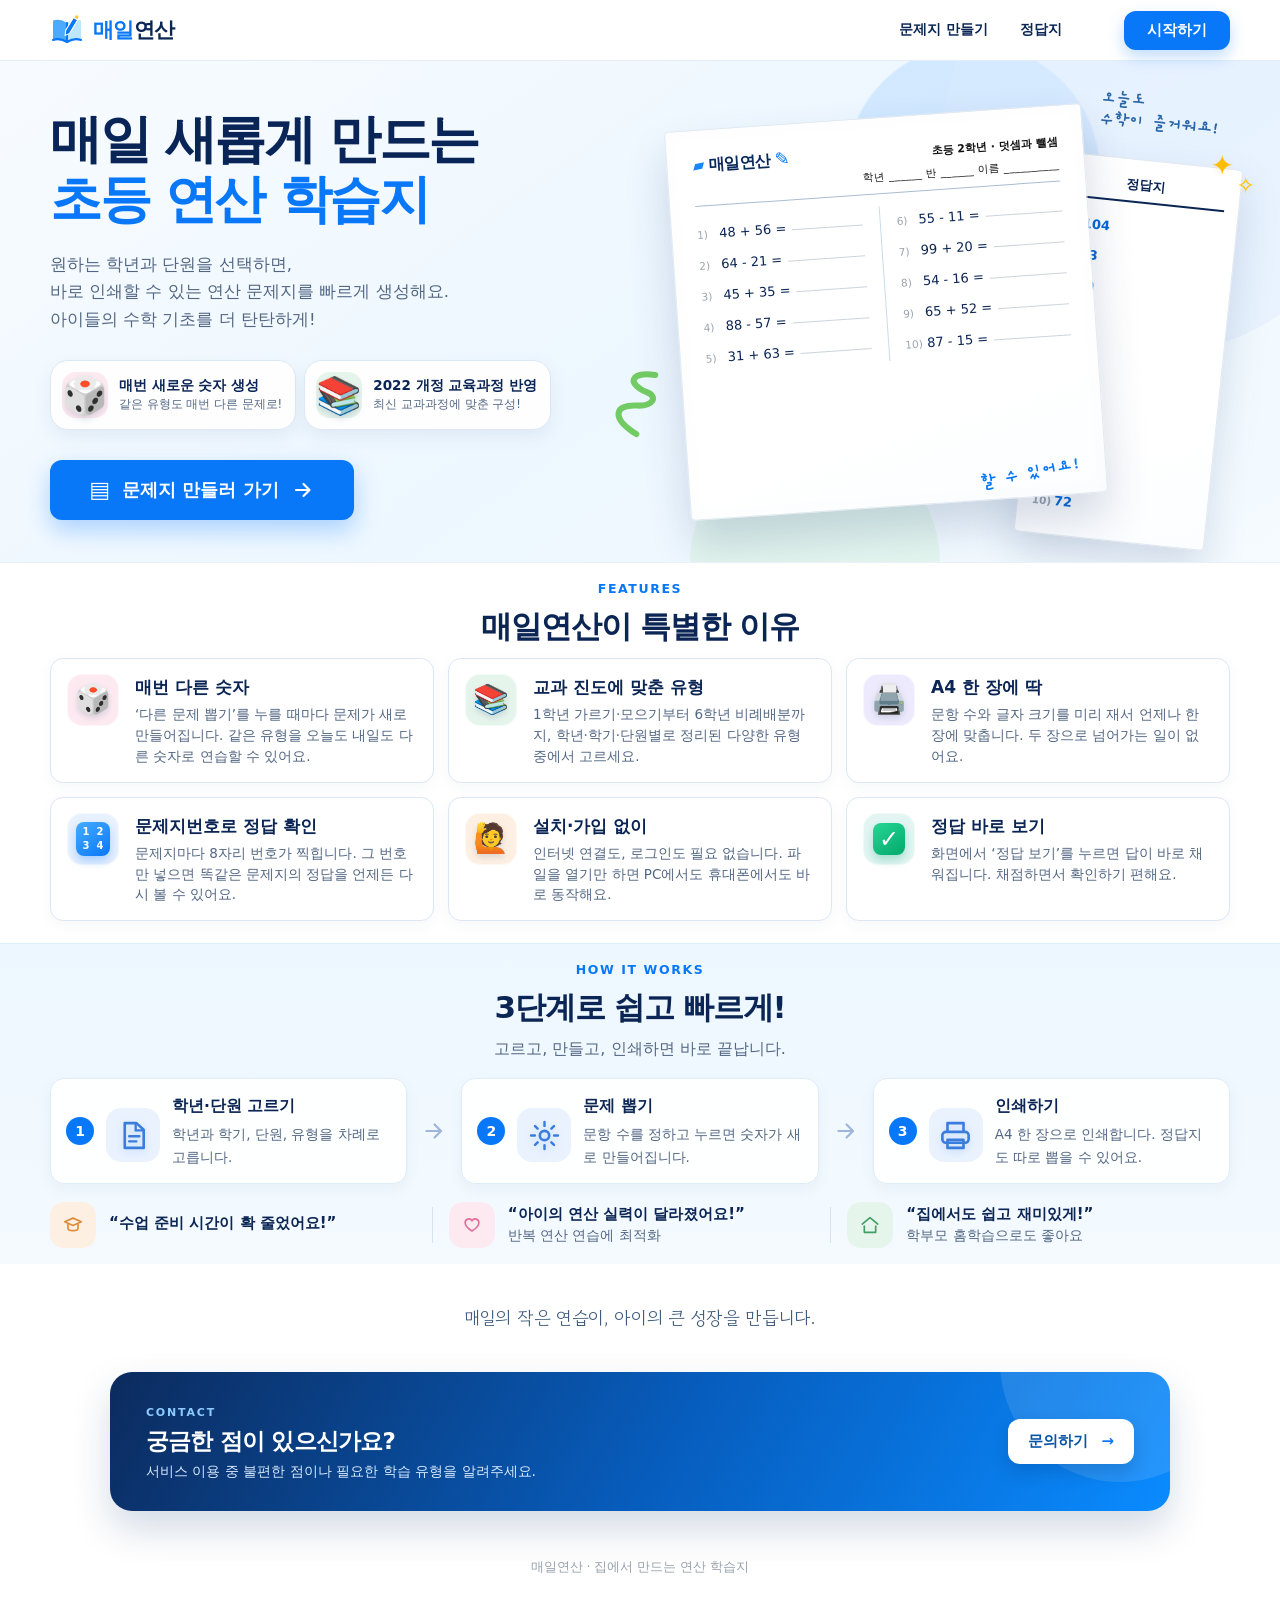
<file: index.html>
<!DOCTYPE html>
<html lang="ko">
<head>
<meta charset="utf-8">
<meta name="viewport" content="width=device-width, initial-scale=1">
<title>매일연산 — 초등 연산 학습지</title>
<meta name="description" content="초등 1~6학년 연산 학습지를 무료로 만들고 인쇄하세요.">
<link rel="stylesheet" href="css/style.css?v=20260921d">
</head>
<body class="home">

<nav class="nav">
  <div class="nav-in">
    <a class="brand" href="index.html">
      <svg class="brand-mark" width="34" height="34" viewBox="0 0 34 34" fill="none" aria-hidden="true">
        <path d="M3 7.5c5-1.8 9.3-.7 14 2.5v19c-4.3-3-8.9-3.9-14-2V7.5Z" fill="#4dabff"/>
        <path d="M31 7.5c-5-1.8-9.3-.7-14 2.5v19c4.3-3 8.9-3.9 14-2V7.5Z" fill="#bde6ff"/>
        <path d="M17 10v19M3 27c5.2-1.9 9.7-.8 14 2 4.4-2.8 8.9-3.9 14-2" stroke="#0878f9" stroke-width="2.1" stroke-linecap="round" stroke-linejoin="round"/>
        <path d="m23.5 4.4 4.2 2.5-8 13.5-4.5 2  .4-4.9 7.9-13.1Z" fill="#0878f9" stroke="#fff" stroke-width="1.1"/>
        <path d="m23.6 4.4 4.1 2.5 1-1.7c.7-1.1.3-2.5-.8-3.2-1.1-.6-2.5-.3-3.2.8l-1.1 1.6Z" fill="#ffca3a" stroke="#fff" stroke-width="1.1"/>
      </svg>
      매일<span>연산</span>
    </a>
    <div class="nav-links">
      <a href="calc.html">문제지 만들기</a>
      <a href="answer.html">정답지</a>
    </div>
    <a class="nav-cta" href="calc.html">시작하기</a>
  </div>
</nav>

<!-- ================= 첫 화면 ================= -->
<header class="hero">
  <span class="hero-blob b1"></span>
  <span class="hero-blob b2"></span>
  <div class="hero-in">

    <div class="hero-copy">
      <h1>매일 새롭게 만드는<br><b>초등 연산 학습지</b></h1>
      <p class="hero-sub">
        원하는 학년과 단원을 선택하면,<br>
        바로 인쇄할 수 있는 연산 문제지를 빠르게 생성해요.<br>
        아이들의 수학 기초를 더 탄탄하게!
      </p>

      <div class="hero-chips">
        <div class="chip">
          <span class="chip-ic t-pink"><span class="icon-glyph">🎲</span></span>
          <div><b>매번 새로운 숫자 생성</b><span>같은 유형도 매번 다른 문제로!</span></div>
        </div>
        <div class="chip">
          <span class="chip-ic t-green"><span class="icon-glyph">📚</span></span>
          <div><b>2022 개정 교육과정 반영</b><span>최신 교과과정에 맞춘 구성!</span></div>
        </div>
      </div>

      <a class="cta" href="calc.html">
        <span class="cta-doc" aria-hidden="true">▤</span>
        문제지 만들러 가기
        <svg class="arw" width="24" height="24" viewBox="0 0 24 24" fill="none" aria-hidden="true">
          <path d="M5 12h13M12.5 6l6 6-6 6" stroke="currentColor" stroke-width="2.2" stroke-linecap="round" stroke-linejoin="round"/>
        </svg>
      </a>
    </div>

    <!-- 아래 두 장은 그림이 아니라, 이 사이트의 생성기가 방금 만든 문제입니다 -->
    <div class="hero-art">
      <span class="art-note">오늘도<br>수학이 즐거워요!</span>
      <span class="art-spark s1">✦</span><span class="art-spark s2">✧</span>
      <span class="art-squiggle" aria-hidden="true"><svg viewBox="0 0 55 90"><path d="M38 4C5 12 8 29 37 29 52 29 51 43 31 50 2 60 6 78 44 85"/></svg></span>
      <div class="sheet sheet-q">
        <div class="sheet-head">
          <span class="sheet-brand"><i>▰</i> 매일연산 <em>✎</em></span>
          <span class="sheet-title" id="demo-title">초등 연산</span>
        </div>
        <div class="sheet-meta">학년 ______  반 ______  이름 __________</div>
        <ol class="sheet-list" id="demo-q"></ol>
        <div class="sheet-cheer">할 수 있어요!</div>
      </div>
      <div class="sheet sheet-a">
        <div class="sheet-atitle">정답지</div>
        <ol class="sheet-list" id="demo-a"></ol>
      </div>
    </div>

  </div>
</header>

<!-- ================= 기능 ================= -->
<section class="sec" id="features">
  <div class="sec-eyebrow">FEATURES</div>
  <h2>매일연산이 특별한 이유</h2>

  <div class="cards">
    <div class="card">
      <span class="ico t-pink">
        <span class="icon-glyph">🎲</span>
      </span>
      <div>
        <h3>매번 다른 숫자</h3>
        <p>‘다른 문제 뽑기’를 누를 때마다 문제가 새로 만들어집니다.
           같은 유형을 오늘도 내일도 다른 숫자로 연습할 수 있어요.</p>
      </div>
    </div>

    <div class="card">
      <span class="ico t-green">
        <span class="icon-glyph">📚</span>
      </span>
      <div>
        <h3>교과 진도에 맞춘 유형</h3>
        <p>1학년 가르기·모으기부터 6학년 비례배분까지,
           학년·학기·단원별로 정리된 다양한 유형 중에서 고르세요.</p>
      </div>
    </div>

    <div class="card">
      <span class="ico t-purple">
        <span class="icon-glyph">🖨️</span>
      </span>
      <div>
        <h3>A4 한 장에 딱</h3>
        <p>문항 수와 글자 크기를 미리 재서 언제나 한 장에 맞춥니다.
           두 장으로 넘어가는 일이 없어요.</p>
      </div>
    </div>

    <div class="card">
      <span class="ico t-blue">
        <span class="number-icon"><b>1</b><b>2</b><b>3</b><b>4</b></span>
      </span>
      <div>
        <h3>문제지번호로 정답 확인</h3>
        <p>문제지마다 8자리 번호가 찍힙니다.
           그 번호만 넣으면 똑같은 문제지의 정답을 언제든 다시 볼 수 있어요.</p>
      </div>
    </div>

    <div class="card">
      <span class="ico t-orange">
        <span class="icon-glyph">🙋</span>
      </span>
      <div>
        <h3>설치·가입 없이</h3>
        <p>인터넷 연결도, 로그인도 필요 없습니다.
           파일을 열기만 하면 PC에서도 휴대폰에서도 바로 동작해요.</p>
      </div>
    </div>

    <div class="card">
      <span class="ico t-mint">
        <span class="check-icon">✓</span>
      </span>
      <div>
        <h3>정답 바로 보기</h3>
        <p>화면에서 ‘정답 보기’를 누르면 답이 바로 채워집니다.
           채점하면서 확인하기 편해요.</p>
      </div>
    </div>
  </div>
</section>

<!-- ================= 쓰는 순서 ================= -->
<section class="steps">
  <div class="sec">
    <div class="sec-eyebrow">HOW IT WORKS</div>
    <h2>3단계로 쉽고 빠르게!</h2>
    <p class="sec-lead">고르고, 만들고, 인쇄하면 바로 끝납니다.</p>

    <div class="step-row">
      <div class="step">
        <span class="step-no">1</span>
        <span class="ico">
          <svg width="24" height="24" viewBox="0 0 24 24" fill="none" aria-hidden="true">
            <path d="M6 3.5h8L19 8v12.5H6z" stroke="#3b7ddd" stroke-width="1.8" stroke-linejoin="round"/>
            <path d="M13.5 3.8V8.5H18.6M9 12.5h7M9 16h5" stroke="#3b7ddd" stroke-width="1.6" stroke-linecap="round"/>
          </svg>
        </span>
        <div>
          <h3>학년·단원 고르기</h3>
          <p>학년과 학기, 단원, 유형을 차례로 고릅니다.</p>
        </div>
      </div>

      <svg class="step-arw" width="26" height="26" viewBox="0 0 24 24" fill="none" aria-hidden="true">
        <path d="M5 12h13M12.5 6l6 6-6 6" stroke="currentColor" stroke-width="2" stroke-linecap="round" stroke-linejoin="round"/>
      </svg>

      <div class="step">
        <span class="step-no">2</span>
        <span class="ico">
          <svg width="24" height="24" viewBox="0 0 24 24" fill="none" aria-hidden="true">
            <circle cx="12" cy="12" r="3.2" stroke="#3b7ddd" stroke-width="1.8"/>
            <path d="M12 2.8v2.6M12 18.6v2.6M21.2 12h-2.6M5.4 12H2.8M18.5 5.5l-1.8 1.8M7.3 16.7l-1.8 1.8M18.5 18.5l-1.8-1.8M7.3 7.3 5.5 5.5" stroke="#3b7ddd" stroke-width="1.7" stroke-linecap="round"/>
          </svg>
        </span>
        <div>
          <h3>문제 뽑기</h3>
          <p>문항 수를 정하고 누르면 숫자가 새로 만들어집니다.</p>
        </div>
      </div>

      <svg class="step-arw" width="26" height="26" viewBox="0 0 24 24" fill="none" aria-hidden="true">
        <path d="M5 12h13M12.5 6l6 6-6 6" stroke="currentColor" stroke-width="2" stroke-linecap="round" stroke-linejoin="round"/>
      </svg>

      <div class="step">
        <span class="step-no">3</span>
        <span class="ico">
          <svg width="24" height="24" viewBox="0 0 24 24" fill="none" aria-hidden="true">
            <path d="M6.5 9.5V3.5h11v6" stroke="#3b7ddd" stroke-width="1.8" stroke-linejoin="round"/>
            <rect x="3" y="9.5" width="18" height="7.5" rx="2.4" stroke="#3b7ddd" stroke-width="1.8"/>
            <path d="M6.5 15h11v5.5h-11z" stroke="#3b7ddd" stroke-width="1.8" stroke-linejoin="round"/>
          </svg>
        </span>
        <div>
          <h3>인쇄하기</h3>
          <p>A4 한 장으로 인쇄합니다. 정답지도 따로 뽑을 수 있어요.</p>
        </div>
      </div>
    </div>

    <div class="uses">
      <div class="use">
        <span class="ico t-orange">
          <svg width="22" height="22" viewBox="0 0 24 24" fill="none" aria-hidden="true">
            <path d="M3 8.5 12 4.5l9 4-9 4-9-4Z" stroke="#dd8b3c" stroke-width="1.8" stroke-linejoin="round"/>
            <path d="M6.5 10.5v5c0 1.4 2.5 2.6 5.5 2.6s5.5-1.2 5.5-2.6v-5" stroke="#dd8b3c" stroke-width="1.8" stroke-linejoin="round"/>
          </svg>
        </span>
        <div><b>“수업 준비 시간이 확 줄었어요!”</b></div>
      </div>
      <div class="use">
        <span class="ico t-pink">
          <svg width="22" height="22" viewBox="0 0 24 24" fill="none" aria-hidden="true">
            <path d="M4.5 9.5a4 4 0 0 1 7.5-2 4 4 0 0 1 7.5 2c0 4.5-7.5 9-7.5 9s-7.5-4.5-7.5-9Z" stroke="#e0719b" stroke-width="1.8" stroke-linejoin="round"/>
          </svg>
        </span>
        <div><b>“아이의 연산 실력이 달라졌어요!”</b><span>반복 연산 연습에 최적화</span></div>
      </div>
      <div class="use">
        <span class="ico t-green">
          <svg width="22" height="22" viewBox="0 0 24 24" fill="none" aria-hidden="true">
            <path d="M3.5 11 12 4l8.5 7" stroke="#3f9f63" stroke-width="1.8" stroke-linecap="round" stroke-linejoin="round"/>
            <path d="M5.8 12.6V20h12.4v-7.4" stroke="#3f9f63" stroke-width="1.8" stroke-linejoin="round"/>
          </svg>
        </span>
        <div><b>“집에서도 쉽고 재미있게!”</b><span>학부모 홈학습으로도 좋아요</span></div>
      </div>
    </div>
  </div>
</section>

<p class="closing">매일의 작은 연습이, 아이의 큰 성장을 만듭니다.</p>

<section class="contact-cta" id="contact">
  <div>
    <span>CONTACT</span>
    <h2>궁금한 점이 있으신가요?</h2>
    <p>서비스 이용 중 불편한 점이나 필요한 학습 유형을 알려주세요.</p>
  </div>
  <a href="#footer">문의하기 <b>→</b></a>
</section>

<div class="footer" id="footer">매일연산 · 집에서 만드는 연산 학습지</div>

<script src="js/core.js?v=20260921d"></script>
<script src="js/gen.js?v=20260921d"></script>
<script src="js/curriculum.js?v=20260921d"></script>
<script>
(function () {
  /* 첫 화면의 문제지 미리보기 — 그림이 아니라 실제 생성기로 만듭니다.
     열 때마다 숫자가 바뀌는 것이 이 사이트의 핵심이라 대문에서도 그대로 보여 줍니다. */
  var C = window.Core, G = window.Gen;
  var rng = C.makeRng(C.randomSeed());
  var add = G.hAdd({ a: { d: 2 }, b: { d: 2 } });
  var sub = G.hSub({ a: { d: 2 }, b: { d: 2 } });
  var q = document.getElementById('demo-q');
  var a = document.getElementById('demo-a');
  document.getElementById('demo-title').textContent = '초등 2학년 · 덧셈과 뺄셈';

  for (var i = 0; i < 10; i++) {
    var p = (i % 2 ? sub : add)(rng);
    var t = p.lines[0];
    var li = document.createElement('li');
    li.innerHTML = '<i>' + (i + 1) + ')</i>' + t[0].n + ' ' + t[1] + ' ' + t[2].n + ' =';
    q.appendChild(li);
    var la = document.createElement('li');
    la.innerHTML = '<i>' + (i + 1) + ')</i>' + p.ansList[0];
    a.appendChild(la);
  }
})();
</script>
</body>
</html>
</file>
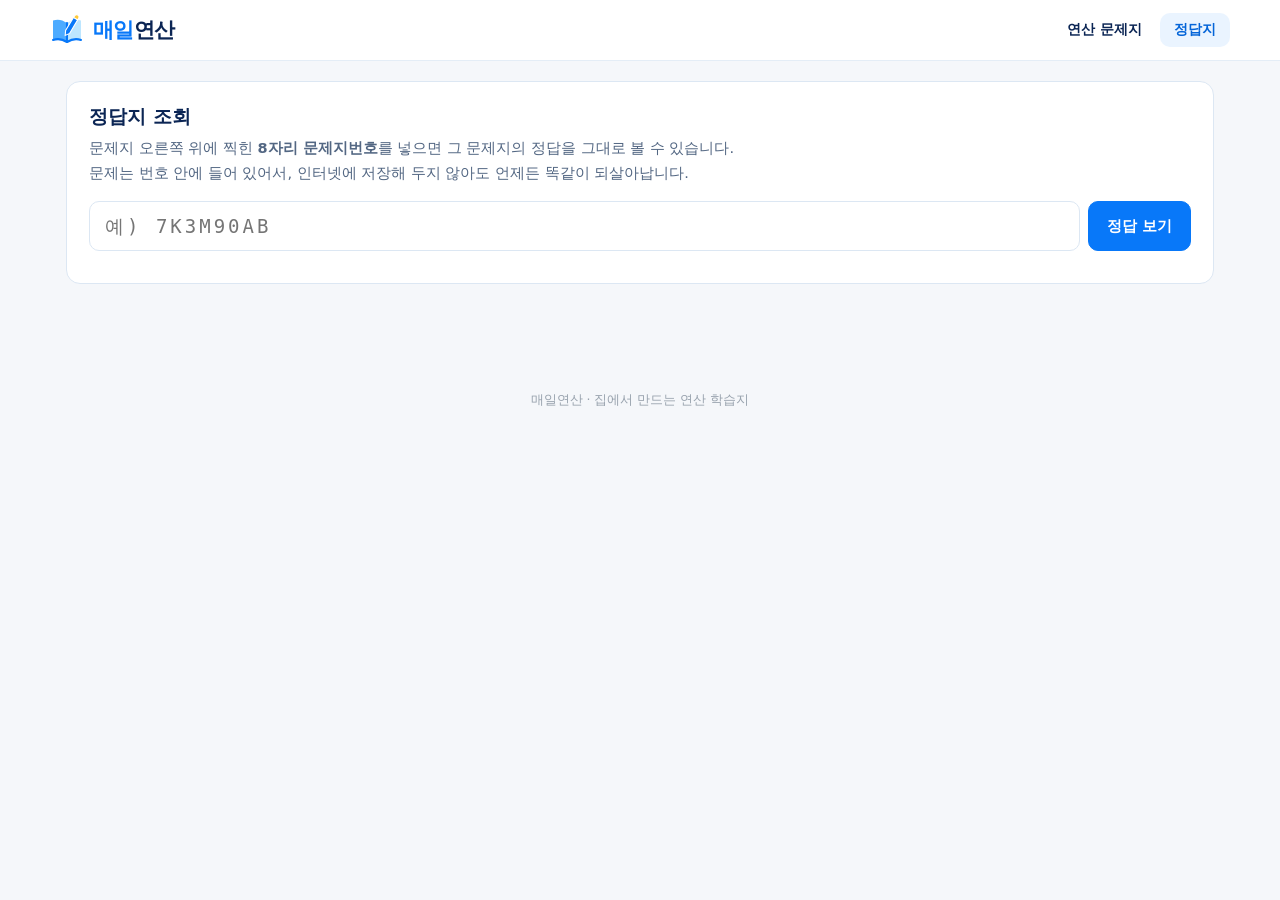
<file: answer.html>
<!DOCTYPE html>
<html lang="ko">
<head>
<meta charset="utf-8">
<meta name="viewport" content="width=device-width, initial-scale=1">
<title>정답지 — 매일연산</title>
<link rel="stylesheet" href="css/style.css?v=20260921d">
</head>
<body>

<nav class="nav noprint">
  <div class="nav-in">
    <a class="brand" href="index.html">
      <svg class="brand-mark" width="34" height="34" viewBox="0 0 34 34" fill="none" aria-hidden="true">
        <path d="M3 7.5c5-1.8 9.3-.7 14 2.5v19c-4.3-3-8.9-3.9-14-2V7.5Z" fill="#4dabff"/>
        <path d="M31 7.5c-5-1.8-9.3-.7-14 2.5v19c4.3-3 8.9-3.9 14-2V7.5Z" fill="#bde6ff"/>
        <path d="M17 10v19M3 27c5.2-1.9 9.7-.8 14 2 4.4-2.8 8.9-3.9 14-2" stroke="#0878f9" stroke-width="2.1" stroke-linecap="round" stroke-linejoin="round"/>
        <path d="m23.5 4.4 4.2 2.5-8 13.5-4.5 2 .4-4.9 7.9-13.1Z" fill="#0878f9" stroke="#fff" stroke-width="1.1"/>
        <path d="m23.6 4.4 4.1 2.5 1-1.7c.7-1.1.3-2.5-.8-3.2-1.1-.6-2.5-.3-3.2.8l-1.1 1.6Z" fill="#ffca3a" stroke="#fff" stroke-width="1.1"/>
      </svg>
      매일<span>연산</span>
    </a>
    <div class="nav-links">
      <a href="calc.html">연산 문제지</a>
      <a class="on" href="answer.html">정답지</a>
    </div>
  </div>
</nav>

<div class="wrap">

  <div class="lookup noprint">
    <h2>정답지 조회</h2>
    <p>
      문제지 오른쪽 위에 찍힌 <b>8자리 문제지번호</b>를 넣으면 그 문제지의 정답을 그대로 볼 수 있습니다.<br>
      문제는 번호 안에 들어 있어서, 인터넷에 저장해 두지 않아도 언제든 똑같이 되살아납니다.
    </p>
    <form class="lookup-form" id="lookup-form" autocomplete="off">
      <input id="code-input" maxlength="10" placeholder="예) 7K3M90AB" aria-label="문제지번호">
      <button class="btn primary" type="submit">정답 보기</button>
    </form>
    <div class="err" id="lookup-err"></div>
  </div>

  <div id="answer-out"></div>

</div>

<div class="footer noprint">매일연산 · 집에서 만드는 연산 학습지</div>

<script src="js/core.js?v=20260921d"></script>
<script src="js/gen.js?v=20260921d"></script>
<script src="js/curriculum.js?v=20260921d"></script>
<script src="js/render.js?v=20260921d"></script>
<script src="js/app.js?v=20260921d"></script>
</body>
</html>
</file>
<file: css/style.css>
@import url('https://fonts.googleapis.com/css2?family=Gaegu:wght@400;700&family=Gowun+Dodum&display=swap');

/* ============================================================
   매일연산 - style.css
   ============================================================ */
:root {
  --blue: #0878f9;
  --blue-d: #0565d8;
  --blue-l: #eaf4ff;
  --green: #18a058;
  --ink: #0b2554;
  --ink-2: #536783;
  --line: #dce7f3;
  --bg: #f5f7fa;
  --paper-w: 210mm;
}

* { box-sizing: border-box; }

html, body {
  margin: 0; padding: 0;
  background: var(--bg);
  color: var(--ink);
  font-family: 'Pretendard', 'Apple SD Gothic Neo', 'Malgun Gothic', '맑은 고딕', system-ui, sans-serif;
  font-size: 15px;
  -webkit-text-size-adjust: 100%;
  -webkit-font-smoothing: antialiased;
  text-rendering: optimizeLegibility;
}
a { color: inherit; text-decoration: none; }
button { font-family: inherit; }

/* ---------------- 상단 네비 ---------------- */
.nav {
  background: rgba(255,255,255,.96); border-bottom: 1px solid #e4edf6;
  position: sticky; top: 0; z-index: 30;
  backdrop-filter: blur(12px);
}
.nav-in {
  max-width: 1220px; margin: 0 auto; padding: 0 20px;
  display: flex; align-items: center; gap: 22px; height: 60px;
}
.brand {
  font-weight: 900; font-size: 21px; letter-spacing: -.7px; color: var(--blue);
}
.brand span { color: var(--ink); }
.nav-links { display: flex; gap: 4px; margin-left: auto; }
.nav-links a {
  padding: 8px 14px; border-radius: 10px; font-weight: 700; color: var(--ink); font-size: 14px;
}
.nav-links a:hover { background: #f0f3f7; color: var(--ink); }
.nav-links a.on { background: var(--blue-l); color: var(--blue-d); }

/* ---------------- 공통 레이아웃 ---------------- */
.wrap { max-width: 1180px; margin: 0 auto; padding: 20px 16px 60px; }

/* ============================================================
   대문 (index.html)
   ============================================================ */
.home { background: #fff; }
.home .wrap { padding-top: 0; }

/* ---- 상단 네비 (대문에만 붙는 시작 버튼) ---- */
.nav-cta {
  margin-left: 26px; background: var(--blue); color: #fff;
  padding: 10px 23px; border-radius: 12px; font-weight: 800; font-size: 14.5px;
  box-shadow: 0 7px 16px rgba(8,120,249,.25);
}
.nav-cta:hover { background: var(--blue-d); }
.brand { display: flex; align-items: center; gap: 0; white-space: nowrap; }
.brand svg { display: block; margin-right: 9px; overflow: visible; }

/* ---- 첫 화면 ---- */
.hero {
  background:
    radial-gradient(circle at 76% 22%, rgba(194,225,255,.65) 0 12%, transparent 12.2%),
    linear-gradient(145deg, #f7fbff 0%, #edf7ff 54%, #f5fbff 100%);
  border-bottom: 1px solid #eaf0fa;
  position: relative; overflow: hidden;
}
.hero-in {
  max-width: 1220px; margin: 0 auto; padding: 48px 20px 42px;
  display: grid; grid-template-columns: minmax(0, .92fr) minmax(0, 1.08fr);
  gap: 42px; align-items: center;
}
/* 뒤에 깔리는 옅은 덩어리 */
.hero-blob {
  position: absolute; border-radius: 50%; pointer-events: none;
  background: #dbe8ff; opacity: .55;
}
.hero-blob.b1 { width: 430px; height: 430px; right: -92px; top: -138px; opacity: .38; }
.hero-blob.b2 { width: 250px; height: 250px; right: 340px; bottom: -125px; background: #dff5e9; opacity: .72; }

.hero-copy { position: relative; z-index: 1; }
.hero h1 {
  font-size: clamp(42px, 4.1vw, 54px); line-height: 1.14; margin: 0 0 22px; letter-spacing: -2.5px;
  font-weight: 900; color: #092456;
}
.hero h1 b { color: var(--blue); }
.hero-sub { color: var(--ink-2); font-size: 16.5px; line-height: 1.68; margin: 0 0 26px; }

.hero-chips { display: flex; flex-wrap: nowrap; gap: 8px; margin-bottom: 30px; }
.chip {
  display: flex; align-items: center; gap: 11px;
  background: rgba(255,255,255,.92); border: 1px solid #dce8f5; border-radius: 18px;
  padding: 11px 13px 11px 11px; box-shadow: 0 7px 18px rgba(38,72,128,.08);
  min-width: 0;
}
.chip .chip-ic {
  width: 46px; height: 46px; border-radius: 14px; flex: 0 0 auto;
  display: flex; align-items: center; justify-content: center;
}
.chip .icon-glyph { font-size:34px; transform:scale(1.08); }
.chip b { display: block; font-size: 13.5px; margin-bottom: 2px; white-space: nowrap; }
.chip span { display: block; font-size: 11.5px; color: var(--ink-2); white-space: nowrap; }

.hero .cta {
  display: inline-flex; align-items: center; gap: 12px;
  background: var(--blue); color: #fff;
  padding: 18px 30px; min-width: 304px; justify-content:center; border-radius: 12px; font-weight: 900; font-size: 18px;
  box-shadow: 0 10px 24px rgba(8,120,249,.30);
}
.dice-3d { position:relative; width:24px; height:24px; display:block; transform:rotate(-10deg); filter:drop-shadow(0 4px 3px rgba(188,38,82,.22)); }
.dice-3d::before { content:'•  •\A  •\A•  •'; white-space:pre; position:absolute; left:2px; top:4px; width:18px; height:18px; padding:2px; border-radius:4px; background:linear-gradient(145deg,#fff,#ffdbe4); border:1.5px solid #ff426f; color:#ef2b5b; font:900 8px/5px Arial; text-align:center; z-index:2; }
.dice-3d::after { content:''; position:absolute; left:6px; top:1px; width:17px; height:7px; background:#ff8ba7; clip-path:polygon(0 55%,72% 0,100% 43%,25% 100%); border-radius:2px; }
.dice-3d i { position:absolute; right:0; top:7px; width:7px; height:17px; background:linear-gradient(#ff7093,#e82c59); clip-path:polygon(0 12%,100% 0,100% 82%,0 100%); border-radius:1px 3px 3px 1px; }
.cta-doc { font-size:22px; line-height:1; color:#fff; }
.hero .cta:hover { background: var(--blue-d); }
.hero .cta .arw { transition: transform .15s; }
.hero .cta:hover .arw { transform: translateX(4px); }

/* ---- 문제지 미리보기 (진짜 생성기로 만든 문제입니다) ---- */
.hero-art { position: relative; z-index: 1; min-height: 395px; }
.sheet {
  position: absolute; background: linear-gradient(165deg,#fff 0%,#fff 72%,#fbfdff 100%); border: 1px solid #e3e9f0; border-radius: 5px;
  box-shadow: 0 20px 42px rgba(30,60,110,.17);
}
.sheet-q {
  left: 10%; top: 0; width: 68%; min-height: 390px; padding: 23px 25px 34px;
  transform: rotate(-4deg); box-shadow:0 24px 44px rgba(30,60,110,.19), inset 0 0 20px rgba(113,148,184,.025);
}
.sheet-a {
  right: 1%; top: 42px; width: 31%; min-height:360px; padding: 16px 14px 18px;
  transform: rotate(6deg); z-index: -1;
}
.sheet-head {
  display: flex; align-items: baseline; justify-content: space-between;
  gap: 10px; padding-bottom: 6px;
}
.sheet-brand { font-weight: 900; color: #0a2a5c; font-size: 16px; letter-spacing: -.7px; }
.sheet-brand i { display:inline-block; color:#1688ff; font-style:normal; transform:rotate(-8deg); }
.sheet-brand em { color:#0878f9; font-style:normal; font-size:18px; }
.sheet-title { font-size: 11px; color: #111; font-weight: 700; }
.sheet-meta { font-size: 10.5px; color: #111; margin: 0 0 12px; padding: 0 0 9px; text-align:right; border-bottom: 1.5px solid #a9bdd2; letter-spacing: .3px; }
.sheet-atitle {
  font-weight: 800; font-size: 13px; text-align: center;
  border-bottom: 2px solid var(--ink); padding-bottom: 7px; margin-bottom: 10px;
}
.sheet-list { list-style: none; margin: 0; padding: 0; }
.sheet-q .sheet-list { columns: 2; column-gap: 34px; position: relative; }
.sheet-q .sheet-list::after { content:''; position:absolute; left:50%; top:0; bottom:0; width:1px; background:#cbdced; }
.sheet-list li {
  font-size: 13px; line-height: 1; padding: 9px 0;
  display: flex; align-items: baseline; gap: 6px;
  font-variant-numeric: tabular-nums; break-inside: avoid;
}
.sheet-list li i { font-style: normal; color: #9aa4ae; font-size: 10.5px; width: 16px; }
.sheet-q .sheet-list li::after {
  content: ''; flex: 1; border-bottom: 1px solid #ccd4dd; transform: translateY(-2px);
}
.sheet-a .sheet-list li { color: var(--blue-d); font-weight: 700; }
.sheet-cheer { position:absolute; right:24px; bottom:12px; color:#0878f9; font-family:'Gaegu','Malgun Gothic',sans-serif; font-size:18px; font-weight:700; transform:rotate(-7deg); letter-spacing:.2px; }
.art-note { position:absolute; right:9px; top:-25px; color:#2865a7; font-family:'Gaegu','Malgun Gothic',sans-serif; font-size:18px; line-height:1.15; font-weight:700; transform:rotate(5deg); z-index:3; }
.art-spark { position:absolute; color:#ffbd00; z-index:3; font-size:28px; text-shadow:0 2px 6px rgba(255,189,0,.2); }
.art-spark.s1 { right:-4px; top:32px; }
.art-spark.s2 { right:-25px; top:56px; font-size:22px; }
.art-squiggle { position:absolute; left:0; bottom:76px; width:42px; height:70px; transform:rotate(22deg); opacity:.92; }
.art-squiggle svg { width:100%; height:100%; overflow:visible; }
.art-squiggle path { fill:none; stroke:#69c857; stroke-width:8; stroke-linecap:round; stroke-linejoin:round; }

/* ---- 공통 구역 머리말 ---- */
.sec { padding: 18px 10px 4px; max-width: 1200px; margin: 0 auto; }
.sec-eyebrow {
  text-align: center; color: var(--blue); font-weight: 800; font-size: 12.5px;
  letter-spacing: 1.6px; margin-bottom: 10px;
}
.sec h2 { text-align: center; font-size: 31px; margin: 0 0 10px; letter-spacing: -1.2px; color: var(--ink); }
.sec-lead { text-align: center; color: var(--ink-2); font-size: 16px; margin: 0 auto 18px; max-width: 700px; }

/* ---- 특징 카드 ---- */
.cards { display: grid; grid-template-columns: repeat(3, 1fr); gap: 14px; }
.card {
  background: #fff; border: 1px solid var(--line); border-radius: 13px; padding: 15px 16px;
  display: flex; gap: 16px; align-items: flex-start;
  box-shadow: 0 4px 14px rgba(42,74,116,.045);
  transition: transform .18s ease, box-shadow .18s ease, border-color .18s ease;
}
.card:hover { transform: translateY(-3px); border-color: #bfd7f2; box-shadow: 0 12px 25px rgba(42,74,116,.10); }
.card .ico {
  width: 52px; height: 52px; border-radius: 15px; flex: 0 0 auto;
  display: flex; align-items: center; justify-content: center;
  box-shadow: inset 0 0 0 1px rgba(255,255,255,.55);
}
.icon-glyph { font-size: 29px; line-height: 1; filter: drop-shadow(0 3px 3px rgba(28,62,104,.16)); }
.number-icon { width:34px; height:34px; padding:4px; display:grid; grid-template-columns:1fr 1fr; gap:2px; border-radius:8px; color:#fff; background:linear-gradient(145deg,#46abff,#0878f9); box-shadow:0 5px 10px rgba(8,120,249,.28); }
.number-icon b { font-size:10px; line-height:11px; text-align:center; }
.check-icon { width:32px; height:32px; display:grid; place-items:center; border-radius:8px; color:#fff; background:linear-gradient(145deg,#28d694,#02a86b); box-shadow:0 5px 10px rgba(2,168,107,.28); font-size:24px; font-weight:900; }
.card h3 { margin: 2px 0 5px; font-size: 17px; }
.card p { margin: 0; color: var(--ink-2); line-height: 1.55; font-size: 13.5px; }

/* ---- 3단계 ---- */
.steps { background: linear-gradient(180deg, #edf7ff 0%, #f4faff 100%); border-top: 1px solid #dfeefc; margin-top: 18px; padding-bottom: 12px; }
.steps .sec { padding-top: 18px; }
.step-row {
  display: grid; grid-template-columns: 1fr auto 1fr auto 1fr;
  gap: 14px; align-items: center;
}
.step {
  background: rgba(255,255,255,.95); border: 1px solid #dfebf7; border-radius: 14px;
  padding: 15px; display: flex; gap: 12px; align-items: flex-start;
  box-shadow: 0 5px 16px rgba(42,74,116,.055);
}
.step-no {
  width: 28px; height: 28px; border-radius: 50%; background: var(--blue); color: #fff;
  font-weight: 800; font-size: 14px; flex: 0 0 auto;
  display: flex; align-items: center; justify-content: center;
  align-self: center;
}
.step .ico {
  width: 54px; height: 54px; border-radius: 15px; flex: 0 0 auto;
  display: flex; align-items: center; justify-content: center; background: #eaf2fe;
  align-self:center; transform:translateY(4px);
}
.step .ico svg { width:35px; height:35px; filter:drop-shadow(0 3px 4px rgba(8,120,249,.16)); }
.step h3 { margin: 2px 0 6px; font-size: 15.5px; }
.step p { margin: 0; color: var(--ink-2); font-size: 13.5px; line-height: 1.65; }
.step-arw { color: #9db6da; }

/* ---- 쓰임새 ---- */
.uses {
  display: grid; grid-template-columns: repeat(auto-fit, minmax(260px, 1fr));
  gap: 16px; margin-top: 18px;
}
.use { display: flex; gap: 13px; align-items: center; padding-right:18px; position:relative; }
.use:not(:last-child)::after { content:''; position:absolute; right:0; top:5px; bottom:5px; width:1px; background:#d5e2ef; }
.use .ico {
  width: 46px; height: 46px; border-radius: 14px; flex: 0 0 auto;
  display: flex; align-items: center; justify-content: center;
}
.use b { display: block; font-size: 15px; margin-bottom: 3px; color:#0b2554; }
.use span { display: block; font-size: 13.5px; color: var(--ink-2); }

.closing {
  text-align: center; color: #405c7c; font-family:'Gowun Dodum','Malgun Gothic',sans-serif; font-size:18px; font-style:normal; font-weight:400;
  padding: 22px 16px 8px; letter-spacing: -.3px;
}

.contact-cta {
  max-width: 1060px; margin: 34px auto 18px; padding: 30px 36px;
  display:flex; align-items:center; justify-content:space-between; gap:28px;
  color:#fff; border-radius:22px; overflow:hidden; position:relative;
  background:linear-gradient(120deg,#0c2b5e 0%,#075ebf 54%,#0a8bff 100%);
  box-shadow:0 18px 38px rgba(10,55,110,.18);
}
.contact-cta::after { content:''; position:absolute; width:240px; height:240px; right:-70px; top:-130px; border-radius:50%; background:rgba(255,255,255,.11); }
.contact-cta span { color:#8dcbff; font-size:11px; font-weight:900; letter-spacing:1.8px; }
.contact-cta h2 { margin:6px 0; font-size:23px; letter-spacing:-.8px; }
.contact-cta p { margin:0; color:#d7e9ff; font-size:14px; }
.contact-cta a { position:relative; z-index:1; flex:0 0 auto; padding:13px 20px; border-radius:12px; color:#0754a9; background:#fff; font-weight:900; box-shadow:0 8px 18px rgba(0,34,78,.18); }
.contact-cta a b { margin-left:8px; color:#0878f9; }

/* 아이콘 타일 바탕색 */
.t-blue { background: #e8f1fe; }
.t-green { background: #e6f5ec; }
.t-purple { background: #eeeafd; }
.t-pink { background: #fdeaf1; }
.t-orange { background: #fdf0e3; }
.t-mint { background: #e3f5f3; }

/* ---------------- 선택 패널 ---------------- */
.panel {
  background: #fff; border: 1px solid var(--line); border-radius: 14px;
  padding: 14px 16px 16px; margin-bottom: 18px;
}
.grades { display: flex; gap: 6px; flex-wrap: wrap; margin-bottom: 12px; }
.grades button {
  flex: 1 1 0; min-width: 76px; padding: 10px 6px; border: 1px solid var(--line); background: #fff;
  border-radius: 10px; font-weight: 700; font-size: 15px; color: var(--ink-2); cursor: pointer;
}
.grades button:hover { border-color: #b9c6d6; }
.grades button.on { background: var(--blue); border-color: var(--blue); color: #fff; }

.rows { display: flex; flex-wrap: wrap; gap: 8px; align-items: center; }
.rows select {
  flex: 1 1 200px; min-width: 0; padding: 10px 12px; font-size: 15px; font-family: inherit;
  border: 1px solid var(--line); border-radius: 10px; background: #fff; color: var(--ink); cursor: pointer;
}
.rows select#sel-step { flex: 2 1 320px; }
.rows select:focus { outline: 2px solid var(--blue-l); border-color: var(--blue); }

.actions { display: flex; flex-wrap: wrap; gap: 8px; margin-top: 12px; }
.btn {
  padding: 11px 18px; border-radius: 10px; border: 1px solid var(--line); background: #fff;
  font-weight: 700; font-size: 14.5px; cursor: pointer; color: var(--ink);
}
.btn:hover { border-color: #b9c6d6; background: #fafbfc; }
.btn.primary { background: var(--blue); border-color: var(--blue); color: #fff; }
.btn.primary:hover { background: var(--blue-d); }
.btn.ghost { background: #fff; }
.btn.on { background: var(--green); border-color: var(--green); color: #fff; }
.spacer { flex: 1 1 auto; }
.hintline { color: var(--ink-2); font-size: 13px; margin-top: 10px; line-height: 1.6; }
.hintline b { color: var(--blue-d); }

/* ---------------- 문제지(종이) ---------------- */
.paperbox { max-width: 100%; }
.paper {
  background: #fff; width: 100%; max-width: var(--paper-w); margin: 0 auto;
  padding: 12mm 10mm; border-radius: 4px;
  box-shadow: 0 2px 16px rgba(20,40,80,.10);
  color: #111;
}
.paper i, .measurer i { font-style: normal; }   /* 숫자를 i 로 감쌌으므로 기울임 해제 */
.phead { display: flex; align-items: flex-start; gap: 14px; border-bottom: 2px solid #222; padding-bottom: 9px; }
.ph-left { min-width: 92px; }
.ph-site { font-weight: 800; color: var(--blue); font-size: 15px; letter-spacing: -.4px; }
.ph-grade { font-size: 12.5px; color: #555; margin-top: 2px; }
.ph-mid { flex: 1; text-align: center; }
.ph-chapter { font-size: 12.5px; color: #666; }
.ph-title { font-size: 18px; font-weight: 800; letter-spacing: -.4px; margin-top: 1px; }
.ansbadge {
  font-size: 11.5px; background: #ffe9e9; color: #c0392b; border: 1px solid #f3c2c2;
  border-radius: 5px; padding: 1px 6px; vertical-align: middle; font-weight: 700;
}
.ph-right { min-width: 130px; text-align: right; }
.ph-code { font-size: 12px; color: #666; }
.ph-code b { font-family: ui-monospace, 'Consolas', monospace; letter-spacing: .8px; color: #222; font-size: 12.5px; }
/* 안내문 + 이름/맞은 개수 : 머리말 바로 아래 한 줄, 오른쪽 끝 정렬 */
.pinst-row {
  display: flex; align-items: flex-end; gap: 16px; margin: 10px 0 6px; min-height: 40px;
}
.pinst { flex: 1 1 auto; font-size: 14.5px; font-weight: 700; color: #333; padding-bottom: 5px; }
.ph-meta {
  flex: 0 0 auto; display: flex; align-items: flex-end; gap: 8px;
  font-size: 12.5px; color: #555;
}
.mlabel { padding-bottom: 5px; white-space: nowrap; }
.lineblank { display: inline-block; width: 130px; height: 26px; border-bottom: 1.3px solid #7e8994; }
.lineblank.short { width: 62px; }

.grid {
  display: grid; grid-template-columns: repeat(var(--cols), minmax(0, 1fr));
  border-top: 1px solid #e3e3e3;
  --dscale: 1;        /* 세로 여백 축척 */
  --fscale: 1;        /* 글자·기호 축척 */
  --ilh: 1.9;         /* 가로셈 줄 간격 */
  --mhbase: 74px;     /* 문제 한 칸의 최소 높이 */
}
.grid.tall { --mhbase: 128px; }
.grid.work { --mhbase: 96px; }
/* 한 장에 담기 위한 밀도 단계 (js/render.js 의 fitPlans 가 고릅니다) */
.grid.d1 { --dscale: .84; --fscale: .95; --ilh: 1.70; }
.grid.d2 { --dscale: .70; --fscale: .89; --ilh: 1.50; }
.grid.d3 { --dscale: .58; --fscale: .82; --ilh: 1.34; }
.grid.d4 { --dscale: .46; --fscale: .76; --ilh: 1.22; }

.prob {
  display: flex; gap: calc(8px * var(--fscale));
  padding: calc(11px * var(--dscale)) 6px calc(13px * var(--dscale));
  border-bottom: 1px solid #ededed; break-inside: avoid; page-break-inside: avoid;
  min-height: calc(var(--mhbase) * var(--dscale)); align-items: flex-start;
}
.prob.wide { align-items: center; }
/* 한 줄짜리는 번호를 글자 '밑선'에 맞춥니다.
   가운데에 맞추면 괄호처럼 아래로 긴 글자가 줄 높이를 키울 때 번호만 내려갑니다. */
.prob.mid { align-items: baseline; }
/* 문제 번호 — 동그라미 안의 숫자 (테두리라 흑백 인쇄에서도 보입니다) */
.pno {
  flex: 0 0 auto;
  width: calc(25px * var(--fscale)); height: calc(25px * var(--fscale));
  line-height: calc(25px * var(--fscale) - 3.8px);
  border: 1.8px solid #8ba0b8; border-radius: 50%; background: #fff;
  color: #223a52; font-size: calc(13.5px * var(--fscale)); font-weight: 800;
  text-align: center; font-variant-numeric: tabular-nums;
}
.pbody { flex: 1 1 auto; min-width: 0; }
.phint { font-size: calc(11px * var(--fscale)); color: #8a949e; margin-top: 3px; }

/* 세로셈 */
.vwrap { display: inline-block; }
.vert { display: inline-block; position: relative; font-variant-numeric: tabular-nums; }
/* 자릿값 점선 — 곱셈에서 자리를 맞춰 쓰도록 */
.vguide {
  position: absolute; top: 0; bottom: 0; left: calc(18px * var(--fscale));
  display: grid; grid-template-columns: repeat(var(--vc), calc(21px * var(--fscale)));
  pointer-events: none;
}
.vguide i { border-left: 1px dashed #e6a2a2; }
.vguide i:last-child { border-right: 1px dashed #e6a2a2; }
.vplace {
  display: grid;
  grid-template-columns: calc(18px * var(--fscale)) repeat(var(--vc), calc(21px * var(--fscale)));
}
.vplace .vc {
  font-size: calc(11px * var(--fscale)); height: calc(15px * var(--fscale));
  line-height: calc(15px * var(--fscale)); color: var(--blue); font-weight: 700;
}
.vplace, .vrow { display: grid; grid-template-columns: calc(18px * var(--fscale)) repeat(var(--vc), calc(21px * var(--fscale))); }
.vc {
  font-style: normal; text-align: center;
  height: calc(25px * var(--fscale)); line-height: calc(25px * var(--fscale));
  font-size: calc(18px * var(--fscale));
}
.vop {
  font-style: normal; text-align: center; color: #333;
  line-height: calc(25px * var(--fscale)); font-size: calc(17px * var(--fscale));
}
.vbar { border-top: 1.8px solid #333; margin: 1px 0 2px; }
.vans .vc, .vpart .vc { background: #fafbfd; }
.vans.filled .vc, .vpart.filled .vc { background: none; color: var(--blue-d); font-weight: 700; }
.vpart.filled .vc { color: #7a8794; font-weight: 400; }

/* 가로셈 / 인라인 */
.il { font-size: calc(17px * var(--fscale)); line-height: var(--ilh); }
.ilrow { display: flex; flex-wrap: wrap; align-items: center; gap: 3px; }
.il .op { font-style: normal; padding: 0 3px; color: #333; }
.il .txt {
  font-style: normal; color: #555; font-size: calc(14px * var(--fscale));
  padding: 0 2px; word-break: keep-all;      /* 한글이 낱말 가운데에서 잘리지 않게 */
}
.il .num { font-style: normal; font-variant-numeric: tabular-nums; }
.nowrap {                                      /* 식과 답이 줄바꿈으로 갈라지지 않게 */
  font-style: normal; display: inline-flex; align-items: center;
  gap: calc(3px * var(--fscale)); white-space: nowrap;
}
.box {
  display: inline-flex; align-items: center; justify-content: center; font-style: normal;
  min-width: calc(44px * var(--fscale)); min-height: calc(28px * var(--fscale));
  padding: 0 6px; margin: 0 2px;
  border: 1.4px solid #b6c1cd; border-radius: 5px; background: #fafbfd;
}
.box.wide { min-width: calc(96px * var(--fscale)); }
/* 낱말을 쓰는 넓은 칸. '.word' 는 문장제 껍데기가 쓰고 있어 이름이 겹치면 안 됩니다 */
.box.longans { min-width: calc(132px * var(--fscale)); }
.box.small { min-width: 34px; min-height: 24px; }
.box.filled { color: var(--blue-d); font-weight: 700; border-color: #c9d6e6; background: #f4f8ff; }
.prob.wide .box { min-width: 70px; }
/* 줄 끝에서 답만 쓰는 칸 — 자리는 그대로 두고 테두리만 없앱니다 */
.box.plain, .box.plain.filled { border: none; background: none; }

/* 혼합 계산의 계산 순서 표시 (예시 문제) — 선은 js/render.js 의 paintOrder 가 그립니다 */
.ordwrap { display: inline-block; }
.ordline {
  display: flex; align-items: center; flex-wrap: nowrap;
  gap: calc(3px * var(--fscale));
  font-size: calc(17px * var(--fscale));
}
.ordtok { font-style: normal; display: inline-flex; align-items: center; }
/* 나머지 문제와 같은 간격으로 보이게 합니다 */
.ordline .op { padding: 0 calc(3px * var(--fscale)); color: #333; }
.ordline .num { font-variant-numeric: tabular-nums; }
.ordline .txt { color: #555; padding: 0 calc(2px * var(--fscale)); }
.ordsvg {
  display: block; width: 100%;
  height: calc((var(--ordrows) + 1) * 23px * var(--fscale));
  overflow: visible;
}

/* 분수 */
.fr { display: inline-flex; align-items: center; gap: 3px; font-style: normal; vertical-align: middle; }
.fw { font-style: normal; font-size: calc(17px * var(--fscale)); }
.fv { display: inline-flex; flex-direction: column; align-items: center; line-height: 1.12; font-style: normal; }
.fn, .fd { font-style: normal; padding: 0 4px; font-size: calc(14.5px * var(--fscale)); }
.fd { border-top: 1.4px solid currentColor; }

/* 장제법 */
.ldg {
  display: inline-grid; grid-template-columns: auto auto auto;
  font-variant-numeric: tabular-nums; line-height: 1;
}
.ld-sp { display: block; }
.ld-dvs {
  font-style: normal; font-size: calc(18px * var(--fscale));
  height: calc(28px * var(--fscale)); line-height: calc(28px * var(--fscale));
  text-align: right; padding-right: calc(2px * var(--fscale));
}
.ld-par {                                      /* 괄호 곡선 (가로선과 맞닿습니다) */
  width: calc(13px * var(--fscale)); height: calc(28px * var(--fscale)); display: block;
}
/* 몫·풀이·나머지 줄은 모두 나누어지는 수와 같은 자리 폭을 씁니다 */
.ldrow, .ldbar {
  display: grid; grid-template-columns: repeat(var(--nd), calc(21px * var(--fscale)));
}
.ldw, .ldlast, .ldqbox {
  display: grid; grid-auto-flow: column;
  grid-auto-columns: calc(21px * var(--fscale));
}
.ldc, .ldqbox {
  font-style: normal; text-align: center;
  height: calc(25px * var(--fscale)); line-height: calc(25px * var(--fscale));
  font-size: calc(18px * var(--fscale));
}
.ldw, .ldqbox, .ldlast {                       /* 학생이 써 넣는 칸 */
  border: 1.4px solid #6f7b88; border-radius: 3px; background: #fff;
}
.ldqrow { margin-bottom: calc(5px * var(--fscale)); gap: calc(2px * var(--fscale)); }
.ldw { margin-top: calc(3px * var(--fscale)); }
.ldbar {                                       /* 나눗셈 가로선 */
  border-top: 2px solid #222;
  height: calc(28px * var(--fscale));
  position: relative;
}
.ldbar::before {                               /* 괄호 곡선 꼭대기까지 선을 이어 줍니다 */
  content: ''; position: absolute;
  top: -2px; right: 100%;
  width: calc(13px * var(--fscale)); height: 2px; background: #222;
}
.ldbar .ldc { line-height: calc(28px * var(--fscale)); height: calc(28px * var(--fscale)); }
.ldrule {                                      /* 빼기 줄 */
  border-top: 1.6px solid #333;
  margin: calc(5px * var(--fscale)) 0 calc(1px * var(--fscale));
}
.ldlast { margin-top: calc(1px * var(--fscale)); }
.ldqbox.filled { color: var(--blue-d); font-weight: 700; }
.ldw.filled .ldc { color: #7a8794; }
.ldlast.filled .ldc { color: var(--blue-d); font-weight: 700; }
.ldqbox.filled, .ldw.filled, .ldlast.filled { background: #f6faff; border-color: #93a5b8; }

/* 단위가 붙은 세로셈 (길이와 시간) */
.vu { display: inline-block; font-variant-numeric: tabular-nums; }
.vurow {
  display: grid;
  grid-template-columns: calc(16px * var(--fscale)) repeat(var(--n), calc(30px * var(--fscale)) auto);
  align-items: baseline;
}
.vun {
  font-style: normal; text-align: right; padding-right: calc(3px * var(--fscale));
  height: calc(25px * var(--fscale)); line-height: calc(25px * var(--fscale));
  font-size: calc(18px * var(--fscale));
}
.vuu {
  font-style: normal; color: #5b6770; padding-right: calc(7px * var(--fscale));
  font-size: calc(12.5px * var(--fscale)); white-space: nowrap;
}
.vuop {
  font-style: normal; text-align: center; color: #333;
  line-height: calc(25px * var(--fscale)); font-size: calc(17px * var(--fscale));
}
.vubar { border-top: 1.8px solid #333; margin: calc(2px * var(--fscale)) 0; }
.vuans .vun { background: #fafbfd; border-radius: 3px; }
.vuans.filled .vun { background: none; color: var(--blue-d); font-weight: 700; }

/* 문장제 */
.word { width: 100%; }
.wq {
  font-size: calc(14.5px * var(--fscale)); line-height: 1.6; color: #1f2933;
  word-break: keep-all;
}
.wa {
  margin-top: calc(7px * var(--dscale)); display: flex; align-items: center;
  gap: calc(5px * var(--fscale)); font-size: calc(17px * var(--fscale));
}
.walabel { font-style: normal; color: #667; font-size: calc(13px * var(--fscale)); }

/* 가르기 / 모으기 */
.sm { display: inline-block; text-align: center; }
.sm-row { display: flex; justify-content: center; gap: 26px; }
.sm-link { width: 106px; height: 22px; display: block; margin: 0 auto; }
.sm-link line { stroke: #9aa5b1; stroke-width: 1.6; }
.sm .cell {
  font-style: normal; display: inline-flex; align-items: center; justify-content: center;
  width: 38px; height: 30px; border: 1.4px solid #c4ced9; border-radius: 6px;
  font-size: 17px; background: #fff;
}
.sm .cell.blank { background: #fafbfd; }
.sm .cell.blank.filled { color: var(--blue-d); font-weight: 700; background: #f4f8ff; }

/* 시계 */
.clockwrap { text-align: center; }
.clockface { width: calc(82px * var(--fscale)); height: calc(82px * var(--fscale)); display: block; margin: 0 auto; }
.clockface.big { width: calc(112px * var(--fscale)); height: calc(112px * var(--fscale)); }
.cf-rim { fill: #fff; stroke: #333; stroke-width: 2; }
.cf-tick { stroke: #aab; stroke-width: 1; }
.cf-tick.big { stroke: #445; stroke-width: 1.8; }
.cf-num { font-size: 9px; text-anchor: middle; fill: #333; font-family: inherit; }
.cf-hour { stroke: #222; stroke-width: 3.2; stroke-linecap: round; }
.cf-min { stroke: #555; stroke-width: 2.2; stroke-linecap: round; }
.cf-pin { fill: #222; }
.clockans { margin-top: 6px; }
.clocklabel { font-size: 14px; font-weight: 700; margin-bottom: 4px; }


/* 인쇄 높이를 미리 재기 위한 숨은 영역 (A4 내용폭 190mm 기준) */
.measurer { position: absolute; left: -10000px; top: 0; width: 190mm; visibility: hidden; pointer-events: none; }
.measurer .paper { width: 190mm; max-width: none; margin: 0; padding: 0; box-shadow: none; border-radius: 0; }

/* ---------------- 정답지 조회 ---------------- */
.lookup { background: #fff; border: 1px solid var(--line); border-radius: 14px; padding: 22px; margin-bottom: 18px; }
.lookup h2 { margin: 0 0 6px; font-size: 19px; }
.lookup p { margin: 0 0 16px; color: var(--ink-2); font-size: 14.5px; line-height: 1.7; }
.lookup-form { display: flex; gap: 8px; flex-wrap: wrap; }
.lookup-form input {
  flex: 1 1 260px; padding: 13px 15px; font-size: 19px; letter-spacing: 3px; text-transform: uppercase;
  font-family: ui-monospace, 'Consolas', monospace; border: 1px solid var(--line); border-radius: 10px;
}
.lookup-form input:focus { outline: 2px solid var(--blue-l); border-color: var(--blue); }
.err { color: #c0392b; font-size: 14px; margin-top: 10px; }

.footer { text-align: center; color: #98a2ad; font-size: 12.5px; padding: 30px 16px 40px; }

/* ---------------- 반응형 (화면에서만 적용 — 인쇄는 항상 A4 기준) ---------------- */
@media screen and (max-width: 820px) {
  .paperbox .paper { padding: 10mm 7mm; }
  .paperbox .grid:not(.onecol) { --cols: 2 !important; }   /* 1단 유형은 화면에서도 1단 */
  .paperbox .ph-right { min-width: 0; }
  /* 대문 — 좁은 화면에서는 위아래로 쌓습니다 */
  .hero-in { grid-template-columns: 1fr; gap: 34px; padding: 44px 16px 48px; }
  .hero h1 { font-size: 34px; letter-spacing: -1.1px; }
  .hero .cta { font-size: 22px; padding: 17px 28px; }
  .hero-art { min-height: 300px; }
  .hero-chips { flex-wrap: wrap; }
  .hero-blob.b1 { width: 300px; height: 300px; right: -110px; top: -90px; }
  .hero-blob.b2 { display: none; }
  .sec h2 { font-size: 25px; }
  .cards { grid-template-columns: repeat(2, 1fr); }
  .step-row { grid-template-columns: 1fr; }
  .step-arw { transform: rotate(90deg); margin: 0 auto; }
  .contact-cta { margin:28px 16px 18px; }
}
@media screen and (max-width: 620px) {
  /* 좁은 화면에서는 문제지 머리말을 위아래로 쌓습니다.
     .paperbox 안으로 한정해서, 인쇄 높이를 재는 .measurer 는 언제나
     실제 인쇄와 같은 한 줄 머리말로 계산되게 합니다. */
  .paperbox .phead { display: block; text-align: center; }
  .paperbox .ph-left, .paperbox .ph-mid, .paperbox .ph-right { min-width: 0; text-align: center; }
  .paperbox .ph-left { display: flex; gap: 6px; justify-content: center; align-items: baseline; }
  .paperbox .ph-mid { margin: 3px 0; }
  .paperbox .pinst-row { flex-wrap: wrap; gap: 4px 16px; }
  .paperbox .pinst-row .ph-meta { width: 100%; justify-content: flex-end; }
  .paperbox .ph-title { font-size: 16px; }
  .paperbox .ph-right { margin-top: 3px; }
}
@media screen and (max-width: 520px) {
  .paperbox .grid { --cols: 1 !important; }
  .grades button { flex: 1 1 28%; min-width: 0; }
  .nav-in { gap: 10px; }
  .brand { font-size: 17px; }
  .brand svg { width: 22px; height: 22px; margin-right: 6px; }
  .nav-links { gap: 0; margin-left: 0; }
  .nav-links a { padding: 7px 8px; font-size: 13px; white-space: nowrap; }
  .nav-cta { padding: 8px 13px; font-size: 13px; white-space: nowrap; }
  .hero h1 { font-size: 28px; }
  .hero .cta { font-size: 19px; padding: 15px 22px; width: 100%; justify-content: center; }
  .sheet-q { width: 88%; }
  .sheet-a { width: 34%; }
  .cards { grid-template-columns: 1fr; }
  .art-note, .art-spark, .art-squiggle { display:none; }
  .contact-cta { padding:24px; display:block; text-align:center; border-radius:16px; }
  .contact-cta a { display:inline-flex; margin-top:18px; }
}

/* ============================================================
   인쇄
   ============================================================ */
@page { size: A4 portrait; margin: 10mm; }

@media print {
  html, body { background: #fff; }
  .noprint, .nav, .panel, .footer, .lookup { display: none !important; }
  .wrap { padding: 0; max-width: none; }
  .paperbox { display: block; }
  .paper {
    width: auto; max-width: none; margin: 0; padding: 0;
    box-shadow: none; border-radius: 0;
  }
  .prob { break-inside: avoid; page-break-inside: avoid; }
  .paper + .paper { page-break-before: always; }
  .vans .vc, .vpart .vc, .vuans .vun, .box, .sm .cell.blank { background: none !important; }
  .box { border-color: #aab4c0; }
  .box.plain { border: none !important; }
}
</file>
